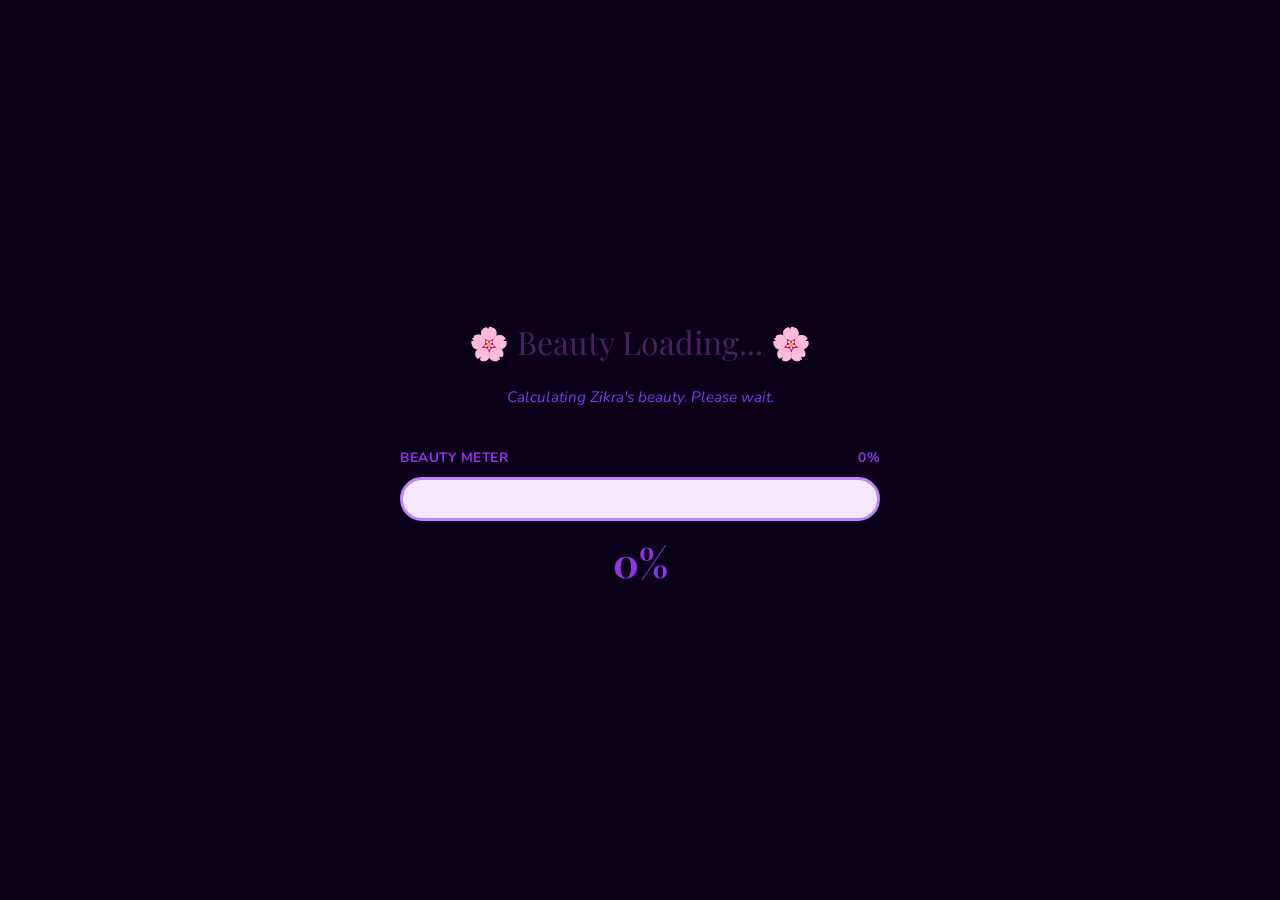
<file: gallery.html>
<!DOCTYPE html>
<html lang="en">
<head>
  <meta charset="UTF-8" />
  <meta name="viewport" content="width=device-width, initial-scale=1.0" />
  <title>Gallery — Zikra 🌸</title>
  <link rel="stylesheet" href="style.css" />
  <style>
    /* Night sky body */
    body { background: #0a0118; }
    .bg-star { position:absolute; background:white; border-radius:50%; animation:twinkleBg ease-in-out infinite; }
    @keyframes twinkleBg { 0%,100%{opacity:0.1;transform:scale(1)} 50%{opacity:0.8;transform:scale(1.5)} }
    .shooting-star-bg { position:absolute; width:2px; height:2px; background:white; border-radius:50%; animation:shootBg linear infinite; }
    @keyframes shootBg { 0%{transform:translate(0,0);opacity:1;box-shadow:10px 0 4px white,20px 0 6px rgba(255,255,255,0.4)} 100%{transform:translate(350px,220px);opacity:0} }
    #meterScreen { background: #0a0118 !important; }
    #galleryContent { position: relative; z-index: 1; }
    .gallery-hero { background: rgba(243,232,255,0.08) !important; }
    .gallery-hero h1, .gallery-hero p { color: #f9a8d4 !important; }

    /* ===== METER EXPLOSION SCREEN ===== */
    #meterScreen {
      position: fixed;
      inset: 0;
      background: white;
      z-index: 9999;
      display: flex;
      flex-direction: column;
      align-items: center;
      justify-content: center;
      overflow: hidden;
      transition: background 0.5s;
    }
    #meterScreen.exploded {
      background: white;
    }
    .meter-title {
      font-family: 'Playfair Display', serif;
      font-size: clamp(1.4rem, 4vw, 2rem);
      color: #4a2060;
      margin-bottom: 10px;
      opacity: 0;
      animation: fadeUp 0.7s ease 0.3s forwards;
    }
    .meter-sub {
      font-size: 0.95rem;
      color: #7c3aed;
      margin-bottom: 36px;
      font-style: italic;
      opacity: 0;
      animation: fadeUp 0.7s ease 0.6s forwards;
    }
    @keyframes fadeUp {
      from { opacity:0; transform: translateY(16px); }
      to   { opacity:1; transform: translateY(0); }
    }

    /* The meter container */
    .beauty-meter-container {
      width: min(480px, 85vw);
      opacity: 0;
      animation: fadeUp 0.7s ease 0.9s forwards;
    }
    .beauty-meter-label {
      display: flex;
      justify-content: space-between;
      font-size: 0.85rem;
      font-weight: 700;
      color: #9333ea;
      margin-bottom: 10px;
      letter-spacing: 0.5px;
    }
    .beauty-meter-track {
      width: 100%;
      height: 44px;
      background: #f3e8ff;
      border-radius: 50px;
      border: 3px solid #c084fc;
      overflow: hidden;
      position: relative;
      box-shadow: 0 0 0 0 rgba(236,72,153,0);
    }
    .beauty-meter-track.glow {
      box-shadow: 0 0 24px rgba(236,72,153,0.6);
      border-color: #ec4899;
    }
    .beauty-meter-fill {
      height: 100%;
      width: 0%;
      background: linear-gradient(90deg, #f9a8d4, #c084fc, #ec4899, #fda4af);
      background-size: 300% 100%;
      border-radius: 50px;
      transition: width 0.05s linear;
      animation: shimmer 2s linear infinite;
      position: relative;
    }
    @keyframes shimmer {
      0%   { background-position: 0% 50%; }
      100% { background-position: 100% 50%; }
    }
    .beauty-meter-fill::after {
      content: '';
      position: absolute;
      right: 0; top: 0;
      width: 16px; height: 100%;
      background: white;
      opacity: 0.4;
      border-radius: 0 50px 50px 0;
      animation: sparkle 0.6s ease-in-out infinite alternate;
    }
    @keyframes sparkle {
      from { opacity: 0.4; }
      to   { opacity: 0.8; }
    }

    .beauty-percent {
      text-align: center;
      font-family: 'Playfair Display', serif;
      font-size: 2.5rem;
      color: #9333ea;
      margin-top: 14px;
      font-weight: 700;
      min-height: 50px;
    }

    /* Warning flash */
    .warning-flash {
      display: none;
      margin-top: 18px;
      background: #fff0f6;
      border: 2px solid #ec4899;
      border-radius: 14px;
      padding: 10px 24px;
      font-weight: 800;
      font-size: 1rem;
      color: #ec4899;
      letter-spacing: 1px;
      animation: warningBlink 0.4s ease-in-out infinite;
    }
    @keyframes warningBlink {
      0%,100% { opacity: 1; transform: scale(1); }
      50%      { opacity: 0.4; transform: scale(1.04); }
    }

    /* Pink liquid drips */
    .drip-overlay {
      position: fixed;
      inset: 0;
      pointer-events: none;
      z-index: 10000;
      overflow: hidden;
      display: none;
    }
    .drip {
      position: absolute;
      top: -60px;
      width: 28px;
      border-radius: 0 0 50% 50%;
      background: linear-gradient(180deg, #f9a8d4, #ec4899);
      animation: dripFall linear forwards;
    }
    @keyframes dripFall {
      0%   { transform: scaleX(1) translateY(0); opacity: 1; }
      80%  { opacity: 1; }
      100% { transform: scaleX(0.7) translateY(110vh); opacity: 0.6; }
    }

    /* Explosion burst */
    .burst-overlay {
      position: fixed;
      inset: 0;
      pointer-events: none;
      z-index: 10001;
      display: none;
      align-items: center;
      justify-content: center;
    }
    .burst-circle {
      width: 10px; height: 10px;
      background: #ec4899;
      border-radius: 50%;
      position: absolute;
      animation: burstOut 0.8s ease-out forwards;
    }
    @keyframes burstOut {
      0%   { transform: scale(0) translate(var(--tx), var(--ty)); opacity: 1; }
      100% { transform: scale(3) translate(var(--tx), var(--ty)); opacity: 0; }
    }

    /* ===== GALLERY PAGE CONTENT ===== */
    #galleryContent {
      display: none;
      opacity: 0;
      transition: opacity 0.8s ease;
    }
    #galleryContent.visible {
      display: block;
      opacity: 1;
    }

    .gallery-hero {
      min-height: 50vh;
      display: flex;
      flex-direction: column;
      align-items: center;
      justify-content: center;
      text-align: center;
      padding: 120px 40px 60px;
      background: linear-gradient(160deg, #fff0f6 0%, #f3e8ff 50%, #fff7f0 100%);
    }
    .gallery-hero h1 {
      font-family: 'Dancing Script', cursive;
      font-size: clamp(2.8rem, 8vw, 5.5rem);
      color: #9333ea;
      text-shadow: 0 0 30px rgba(192,132,252,0.3);
      margin-bottom: 14px;
    }
    .gallery-hero p {
      font-size: 1.1rem;
      color: #7c3aed;
      font-style: italic;
    }

    /* Grid */
    .gallery-grid-section {
      padding: 60px 40px;
      background: linear-gradient(160deg, #fff0f6 0%, #ffffff 50%, #fce7f3 100%);
    }
    .gallery-grid-section h2 {
      text-align: center;
      font-family: 'Playfair Display', serif;
      color: #e11d48;
      margin-bottom: 40px;
    }
    .gallery-grid {
      display: grid;
      grid-template-columns: repeat(auto-fill, minmax(260px, 1fr));
      gap: 24px;
      max-width: 1100px;
      margin: 0 auto;
    }
    .gallery-item {
      border-radius: 20px;
      overflow: hidden;
      background: #fce7f3;
      box-shadow: 0 4px 24px rgba(192,132,252,0.2);
      transition: transform 0.3s, box-shadow 0.3s;
      animation: fadeUp 0.7s ease forwards;
      opacity: 0;
    }
    .gallery-item:hover {
      transform: translateY(-6px) scale(1.02);
      box-shadow: 0 12px 40px rgba(192,132,252,0.35);
    }
    .gallery-item img,
    .gallery-item video {
      width: 100%;
      height: 280px;
      object-fit: cover;
      display: block;
    }
    .gallery-item video {
      cursor: pointer;
    }
    .gallery-caption {
      padding: 14px 18px 18px;
      font-family: 'Nunito', sans-serif;
      font-size: 0.92rem;
      color: #4a2060;
      line-height: 1.5;
      font-style: italic;
      text-align: center;
    }
    .gallery-caption .caption-date {
      display: block;
      font-size: 0.78rem;
      color: #c084fc;
      font-weight: 700;
      font-style: normal;
      margin-top: 4px;
      letter-spacing: 0.5px;
    }
  </style>
</head>
<body>

<!-- Night Sky Background -->
<div id="nightSkyBg" style="position:fixed;inset:0;pointer-events:none;z-index:0;overflow:hidden;"></div>

<!-- Page Transition -->
<div style="position:fixed;inset:0;background:linear-gradient(135deg,#2d1b3d,#ec4899);z-index:99998;pointer-events:none;transform:translateY(100%);transition:transform 0.5s cubic-bezier(0.76,0,0.24,1)" id="pageTransition"></div>

<!-- Nav -->
<nav>
  <a href="index.html" class="nav-logo">Ariz 🖤 Zikra</a>
  <ul class="nav-links">
    <li><a href="index.html">Home</a></li>
    <li><a href="gallery.html">Gallery</a></li>
    <li><a href="letters.html">Letters</a></li>
  </ul>
</nav>

<!-- Floating Petals -->
<div class="petals-container" id="petals"></div>

<!-- Drip Overlay -->
<div class="drip-overlay" id="dripOverlay"></div>

<!-- Burst Overlay -->
<div class="burst-overlay" id="burstOverlay"></div>

<!-- ===== METER SCREEN ===== -->
<div id="meterScreen">
  <p class="meter-title">🌸 Beauty Loading... 🌸</p>
  <p class="meter-sub">Calculating Zikra's beauty. Please wait.</p>
  <div class="beauty-meter-container">
    <div class="beauty-meter-label">
      <span>BEAUTY METER</span>
      <span id="meterPct">0%</span>
    </div>
    <div class="beauty-meter-track" id="meterTrack">
      <div class="beauty-meter-fill" id="meterFill"></div>
    </div>
    <div class="beauty-percent" id="bigPct">0%</div>
    <div class="warning-flash" id="warningFlash">⚠️ OVERLOAD DETECTED ⚠️</div>
  </div>
</div>

<!-- ===== GALLERY CONTENT ===== -->
<div id="galleryContent">
  <div class="gallery-hero">
    <h1>Her 🌸</h1>
    <p>Every photo is a whole feeling. Every frame is everything.</p>
  </div>

  <section class="gallery-grid-section">
    <h2>Zikra 💕</h2>
    <div class="gallery-grid" id="galleryGrid">

      <!-- Photos -->
      <div class="gallery-item" style="animation-delay:0.1s">
        <img src="IMG-20260609-WA0003.jpg" alt="Zikra" loading="lazy" />
        <div class="gallery-caption">My favourite view 🌸<span class="caption-date">Jun 2026</span></div>
      </div>
      <div class="gallery-item" style="animation-delay:0.2s">
        <img src="IMG-20260609-WA0004.jpg" alt="Zikra" loading="lazy" />
        <div class="gallery-caption">Can't stop staring at this one 💜<span class="caption-date">Jun 2026</span></div>
      </div>
      <div class="gallery-item" style="animation-delay:0.3s">
        <img src="IMG-20260609-WA0005.jpg" alt="Zikra" loading="lazy" />
        <div class="gallery-caption">Those eyes 🥺<span class="caption-date">Jun 2026</span></div>
      </div>
      <div class="gallery-item" style="animation-delay:0.4s">
        <img src="IMG-20260609-WA0006.jpg" alt="Zikra" loading="lazy" />
        <div class="gallery-caption">Bilkul perfect 💕<span class="caption-date">Jun 2026</span></div>
      </div>
      <div class="gallery-item" style="animation-delay:0.5s">
        <img src="IMG-20260609-WA0009.jpg" alt="Zikra" loading="lazy" />
        <div class="gallery-caption">Main baar baar dekhta hun 🌹<span class="caption-date">Jun 2026</span></div>
      </div>
      <div class="gallery-item" style="animation-delay:0.6s">
        <img src="IMG-20260609-WA0011.jpg" alt="Zikra" loading="lazy" />
        <div class="gallery-caption">Har photo mein alag hi lagti hai 💜<span class="caption-date">Jun 2026</span></div>
      </div>
      <div class="gallery-item" style="animation-delay:0.7s">
        <img src="IMG-20260609-WA0012.jpg" alt="Zikra" loading="lazy" />
        <div class="gallery-caption">Screen se nikal ke — okay nahi 😄🖤<span class="caption-date">Jun 2026</span></div>
      </div>

      <div class="gallery-item" style="animation-delay:0.9s">
        <img src="IMG_20260609_002018_837.jpg" alt="Zikra" loading="lazy" />
        <div class="gallery-caption">Woh aankhein 💜<span class="caption-date">Jun 2026</span></div>
      </div>
      <div class="gallery-item" style="animation-delay:1.0s">
        <img src="IMG_20260607_214607_188.jpg" alt="Zikra" loading="lazy" />
        <div class="gallery-caption">Cherry on the cake nahi — tu hi poori bakery hai 🥺<span class="caption-date">Jun 2026</span></div>
      </div>
      <div class="gallery-item" style="animation-delay:1.1s">
        <img src="IMG_20260702_105012_134.jpg" alt="Zikra" loading="lazy" />
        <div class="gallery-caption">Har din aur zyada 💕<span class="caption-date">Jul 2026</span></div>
      </div>
      <div class="gallery-item" style="animation-delay:1.2s">
        <img src="IMG_20260710_232325_279.jpg" alt="Zikra" loading="lazy" />
        <div class="gallery-caption">Tere haath 🥺🖤<span class="caption-date">Jul 2026</span></div>
      </div>
      <div class="gallery-item" style="animation-delay:1.3s">
        <img src="IMG-20260712-WA0000.jpg" alt="Zikra" loading="lazy" />
        <div class="gallery-caption">Latest and still my favourite 🌸<span class="caption-date">Jul 2026</span></div>
      </div>
      <div class="gallery-item" style="animation-delay:1.4s">
        <img src="IMG-20260712-WA0001.jpg" alt="Zikra" loading="lazy" />
        <div class="gallery-caption">Pighal jaata hun literally 💜<span class="caption-date">Jul 2026</span></div>
      </div>
      <div class="gallery-item" style="animation-delay:1.5s">
        <img src="IMG-20260712-WA0002.jpg" alt="Zikra" loading="lazy" />
        <div class="gallery-caption">Mere liye perfect hai 🖤<span class="caption-date">Jul 2026</span></div>
      </div>
      <div class="gallery-item" style="animation-delay:1.6s">
        <img src="IMG-20260712-WA0003.jpg" alt="Zikra" loading="lazy" />
        <div class="gallery-caption">Teri smile se duniya thodi better lagti hai 🌹<span class="caption-date">Jul 2026</span></div>
      </div>

      <!-- Videos -->
      <div class="gallery-item" style="animation-delay:1.7s">
        <video src="VID_20260522_071046_731.mp4" controls></video>
        <div class="gallery-caption">Ek din dekha aur ab dekh nahi saka 💕<span class="caption-date">May 2026</span></div>
      </div>
      <div class="gallery-item" style="animation-delay:1.8s">
        <video src="VID_20260607_100407_736.mp4" controls></video>
        <div class="gallery-caption">Carried away as always 🥺<span class="caption-date">Jun 2026</span></div>
      </div>
      <div class="gallery-item" style="animation-delay:1.9s">
        <video src="VID_20260607_101134_877.mp4" controls></video>
        <div class="gallery-caption">Tu kuch karti hai aur mera din badal jaata hai 💜<span class="caption-date">Jun 2026</span></div>
      </div>
      <div class="gallery-item" style="animation-delay:2.0s">
        <video src="VID-20260609-WA0016.mp4" controls></video>
        <div class="gallery-caption">Woh awaaz 🎵🖤<span class="caption-date">Jun 2026</span></div>
      </div>
      <div class="gallery-item" style="animation-delay:2.1s">
        <video src="VID_20260705_122637_685.mp4" controls></video>
        <div class="gallery-caption">Har second mein aur fall karta hun 🌸<span class="caption-date">Jul 2026</span></div>
      </div>
      <div class="gallery-item" style="animation-delay:2.2s">
        <video src="VID_20260706_073920_934.mp4" controls></video>
        <div class="gallery-caption">Main sab notice karta hun. Har cheez. 💕<span class="caption-date">Jul 2026</span></div>
      </div>
      <div class="gallery-item" style="animation-delay:2.3s">
        <video src="VID_20260712_103116_549.mp4" controls></video>
        <div class="gallery-caption">Jaanu 🖤<span class="caption-date">Jul 2026</span></div>
      </div>

    </div>
  </section>

  <footer style="text-align:center; padding:40px; background:#2d1b3d; color:rgba(255,255,255,0.5); font-size:0.9rem;">
    <p style="font-family:'Dancing Script',cursive; font-size:1.4rem; color:#f9a8d4; margin-bottom:8px;">Har photo mein tu hi hai, har frame mein tu 🖤</p>
    <p>Ariz → Zikra | August 1, 2026</p>
  </footer>
</div>


<script>
  // Night sky
  const nightBg = document.getElementById('nightSkyBg');
  for (let i = 0; i < 100; i++) {
    const s = document.createElement('div'); s.className = 'bg-star';
    const sz = 0.8 + Math.random() * 2.5;
    s.style.cssText = `width:${sz}px;height:${sz}px;left:${Math.random()*100}%;top:${Math.random()*100}%;animation-duration:${2+Math.random()*5}s;animation-delay:${Math.random()*6}s`;
    nightBg.appendChild(s);
  }
  for (let i = 0; i < 5; i++) {
    const ss = document.createElement('div'); ss.className = 'shooting-star-bg';
    ss.style.cssText = `left:${Math.random()*60}%;top:${Math.random()*50}%;animation-duration:${4+Math.random()*6}s;animation-delay:${Math.random()*12}s`;
    nightBg.appendChild(ss);
  }

  // ===== PETALS =====
  const petalEmojis = ['🌸','🌹','🌷','💕','💜','✨'];
  const pc = document.getElementById('petals');
  for (let i = 0; i < 18; i++) {
    const p = document.createElement('div');
    p.className = 'petal';
    p.textContent = petalEmojis[Math.floor(Math.random() * petalEmojis.length)];
    p.style.left = Math.random() * 100 + 'vw';
    p.style.animationDuration = (6 + Math.random() * 8) + 's';
    p.style.animationDelay = (Math.random() * 10) + 's';
    p.style.fontSize = (0.9 + Math.random() * 1) + 'rem';
    pc.appendChild(p);
  }

  // ===== BEAUTY METER ANIMATION =====
  let pct = 0;
  const fill = document.getElementById('meterFill');
  const pctLabel = document.getElementById('meterPct');
  const bigPct = document.getElementById('bigPct');
  const warningFlash = document.getElementById('warningFlash');
  const meterTrack = document.getElementById('meterTrack');

  // Start filling after 1.4s
  setTimeout(() => {
    const interval = setInterval(() => {
      pct += 1;
      fill.style.width = Math.min(pct, 100) + '%';
      pctLabel.textContent = pct + '%';
      bigPct.textContent = pct + '%';

      // Glow at 80%
      if (pct === 80) {
        meterTrack.classList.add('glow');
      }

      // Warning at 90%
      if (pct === 90) {
        warningFlash.style.display = 'block';
        bigPct.style.color = '#ec4899';
      }

      // Shake at 95%
      if (pct >= 95) {
        document.getElementById('meterScreen').style.animation = 'meterShake 0.1s ease-in-out infinite';
      }

      if (pct >= 100) {
        clearInterval(interval);
        bigPct.textContent = '100%';
        setTimeout(triggerExplosion, 400);
      }
    }, 28); // fills in ~2.8s
  }, 1400);

  // Inject shake keyframe
  const style = document.createElement('style');
  style.textContent = `@keyframes meterShake { 0%,100%{transform:translateX(0)} 25%{transform:translateX(-5px)} 75%{transform:translateX(5px)} }`;
  document.head.appendChild(style);

  function triggerExplosion() {
    // 1. Show burst particles
    const burst = document.getElementById('burstOverlay');
    burst.style.display = 'flex';
    for (let i = 0; i < 24; i++) {
      const dot = document.createElement('div');
      dot.className = 'burst-circle';
      const angle = (i / 24) * 360;
      const dist = 80 + Math.random() * 120;
      const tx = Math.cos(angle * Math.PI / 180) * dist + 'px';
      const ty = Math.sin(angle * Math.PI / 180) * dist + 'px';
      dot.style.setProperty('--tx', tx);
      dot.style.setProperty('--ty', ty);
      const colors = ['#ec4899','#f9a8d4','#c084fc','#fda4af','#9333ea'];
      dot.style.background = colors[Math.floor(Math.random() * colors.length)];
      dot.style.width = dot.style.height = (6 + Math.random() * 14) + 'px';
      burst.appendChild(dot);
    }

    // 2. Show drips
    const dripOverlay = document.getElementById('dripOverlay');
    dripOverlay.style.display = 'block';
    for (let i = 0; i < 18; i++) {
      const drip = document.createElement('div');
      drip.className = 'drip';
      drip.style.left = (Math.random() * 100) + 'vw';
      drip.style.width = (16 + Math.random() * 22) + 'px';
      const h = 80 + Math.random() * 160;
      drip.style.height = h + 'px';
      const dur = 1.2 + Math.random() * 1.2;
      drip.style.animationDuration = dur + 's';
      drip.style.animationDelay = (Math.random() * 0.6) + 's';
      const pinkShades = ['#f9a8d4','#ec4899','#fda4af','#c084fc','#f472b6'];
      drip.style.background = `linear-gradient(180deg, ${pinkShades[Math.floor(Math.random()*pinkShades.length)]}, #ec4899)`;
      dripOverlay.appendChild(drip);
    }

    // 3. Flash white then fade meter screen out
    setTimeout(() => {
      document.getElementById('meterScreen').style.transition = 'opacity 0.8s ease';
      document.getElementById('meterScreen').style.opacity = '0';
      setTimeout(() => {
        document.getElementById('meterScreen').style.display = 'none';
        dripOverlay.style.display = 'none';
        burst.style.display = 'none';
        // Show gallery
        const gc = document.getElementById('galleryContent');
        gc.style.display = 'block';
        setTimeout(() => gc.style.opacity = '1', 50);
      }, 900);
    }, 1200);
  }
  // Page transitions
  document.querySelectorAll('a[href]').forEach(link => {
    const href = link.getAttribute('href');
    if (!href || href.startsWith('#') || href.startsWith('http')) return;
    link.addEventListener('click', (e) => {
      e.preventDefault();
      const pt = document.getElementById('pageTransition');
      pt.style.transform = 'translateY(0)';
      setTimeout(() => window.location.href = href, 500);
    });
  });
  window.addEventListener('load', () => {
    const pt = document.getElementById('pageTransition');
    pt.style.transform = 'translateY(-100%)';
    setTimeout(() => pt.style.transform = 'translateY(100%)', 600);
  });
</script>
</file>
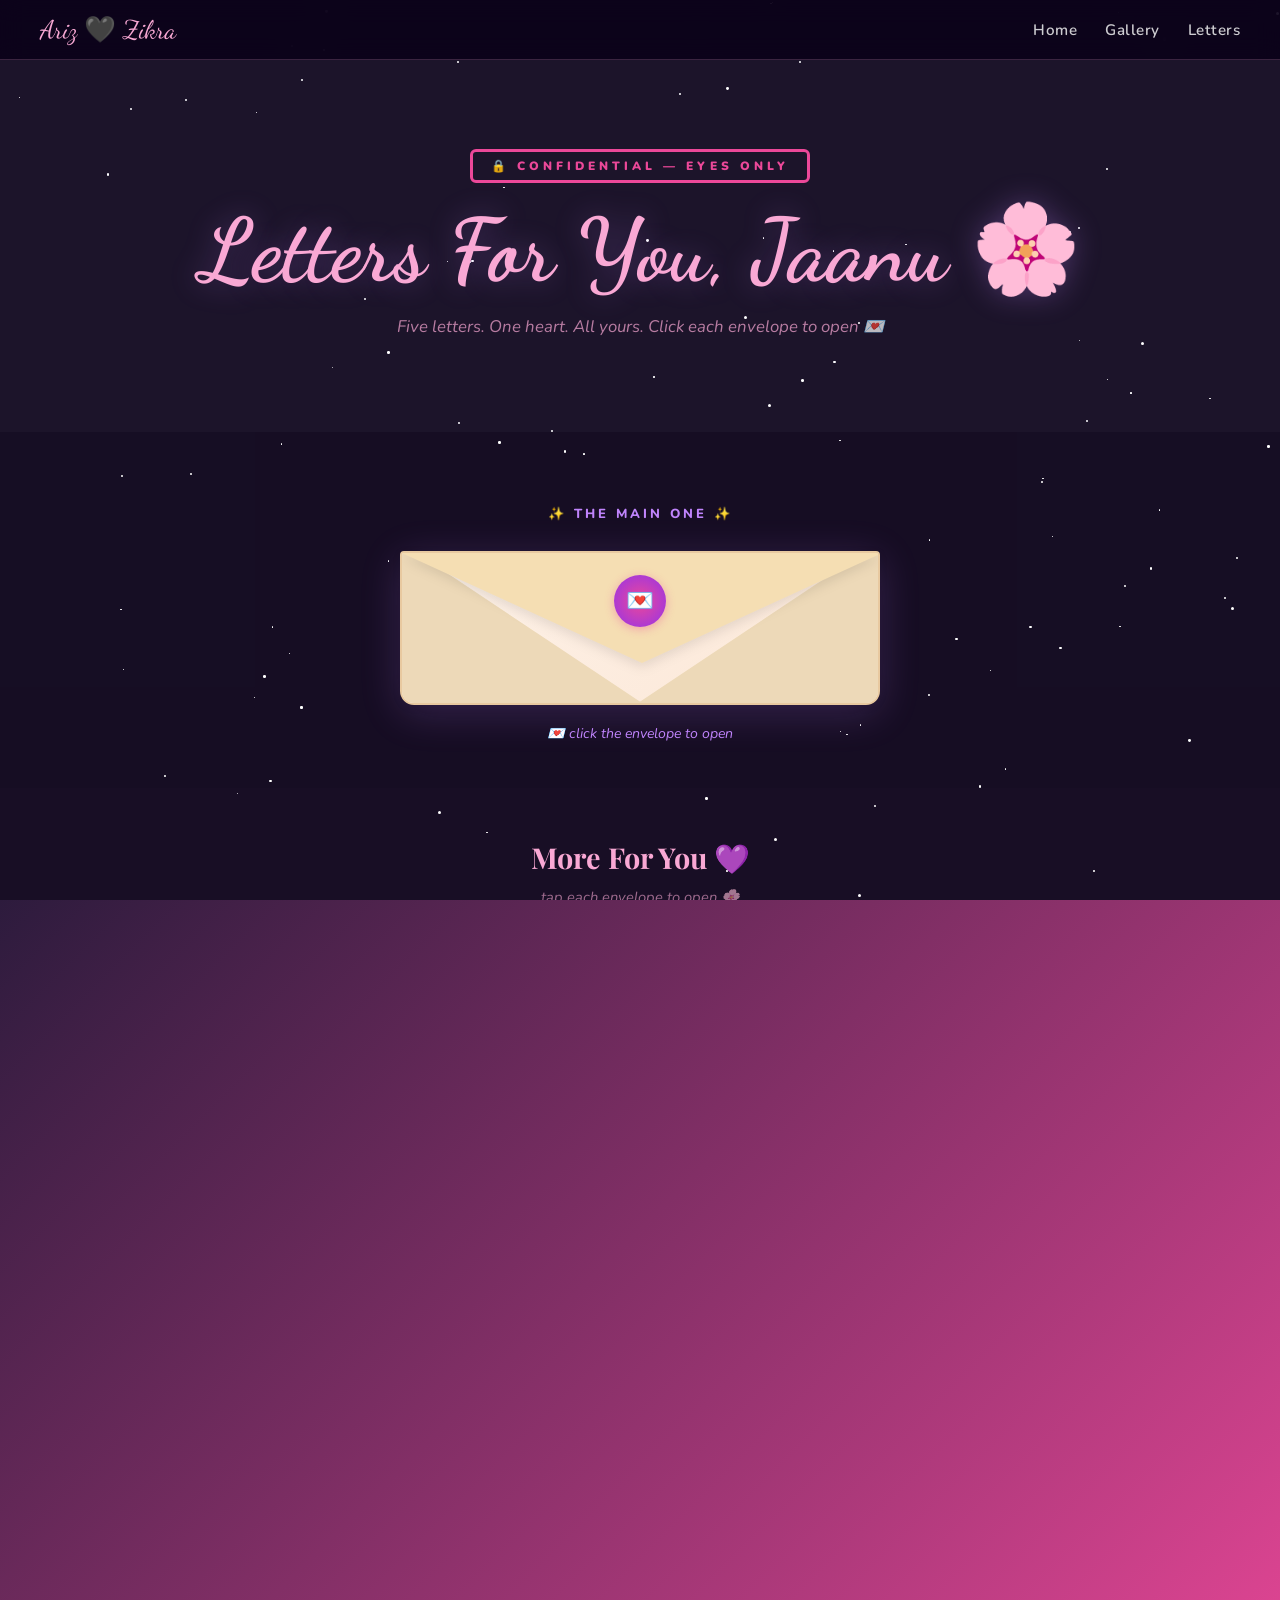
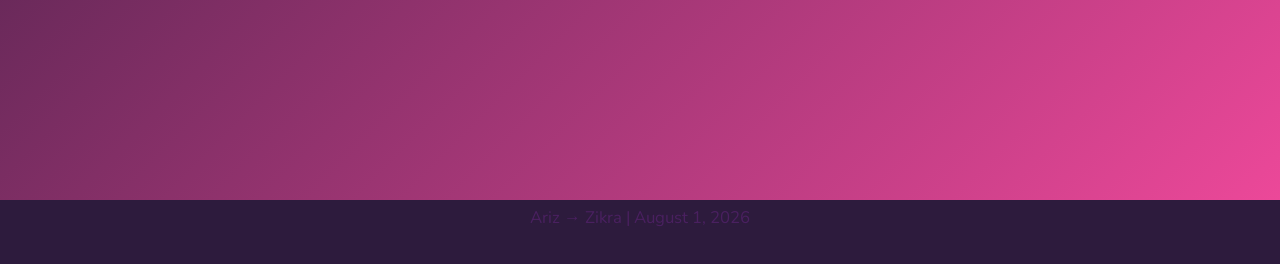
<file: letters.html>
<!DOCTYPE html>
<html lang="en">
<head>
  <meta charset="UTF-8" />
  <meta name="viewport" content="width=device-width, initial-scale=1.0" />
  <title>Letters — Only For You 🌸</title>
  <link rel="stylesheet" href="style.css" />
  <style>

    /* Night sky body */
    body { background: #0a0118; }
    .bg-star { position:absolute; background:white; border-radius:50%; animation:twinkleBg ease-in-out infinite; }
    @keyframes twinkleBg { 0%,100%{opacity:0.1;transform:scale(1)} 50%{opacity:0.8;transform:scale(1.5)} }
    .shooting-star-bg { position:absolute; width:2px; height:2px; background:white; border-radius:50%; animation:shootBg linear infinite; }
    @keyframes shootBg { 0%{transform:translate(0,0);opacity:1;box-shadow:10px 0 4px white,20px 0 6px rgba(255,255,255,0.4)} 100%{transform:translate(350px,220px);opacity:0} }
    .letters-hero { background: rgba(243,232,255,0.08) !important; position: relative; z-index: 1; }
    .letters-hero h1 { color: #f9a8d4 !important; }
    .letters-hero p  { color: rgba(249,168,212,0.7) !important; }
    .main-envelope-section { background: rgba(255,247,240,0.05) !important; position: relative; z-index: 1; }
    .small-letters-section { background: rgba(243,232,255,0.06) !important; position: relative; z-index: 1; }
    .small-letters-section h2 { color: #f9a8d4 !important; }
    .small-letters-section > p { color: rgba(249,168,212,0.6) !important; }
    .letters-footer { background: rgba(243,232,255,0.06) !important; position: relative; z-index: 1; }
    .letters-footer p { color: #f9a8d4 !important; }
    nav { background: rgba(10,1,24,0.85) !important; border-bottom: 1px solid rgba(249,168,212,0.2) !important; }
    .nav-links a { color: rgba(255,255,255,0.8) !important; }
    .nav-links a:hover { color: #f9a8d4 !important; }
    .nav-logo { color: #f9a8d4 !important; }

    /* ===== HERO ===== */
    .letters-hero {
      min-height: 48vh;
      display: flex;
      flex-direction: column;
      align-items: center;
      justify-content: center;
      text-align: center;
      padding: 120px 40px 60px;
      background: linear-gradient(160deg, #fff0f6 0%, #f3e8ff 50%, #fff7f0 100%);
    }
    .access-stamp {
      display: inline-block;
      border: 3px solid #ec4899;
      color: #ec4899;
      font-weight: 900;
      font-size: 0.75rem;
      letter-spacing: 4px;
      text-transform: uppercase;
      padding: 6px 18px;
      border-radius: 6px;
      margin-bottom: 20px;
      transform: rotate(-2deg);
      opacity: 0;
      animation: fadeUp 0.7s ease 0.3s forwards;
    }
    .letters-hero h1 {
      font-family: 'Dancing Script', cursive;
      font-size: clamp(3rem, 8vw, 5.5rem);
      color: #9333ea;
      text-shadow: 0 0 30px rgba(192,132,252,0.3);
      opacity: 0;
      animation: fadeUp 0.7s ease 0.6s forwards;
    }
    .letters-hero p {
      font-style: italic;
      color: #7c3aed;
      margin-top: 12px;
      font-size: 1.05rem;
      opacity: 0;
      animation: fadeUp 0.7s ease 0.9s forwards;
    }
    @keyframes fadeUp {
      from { opacity:0; transform:translateY(18px); }
      to   { opacity:1; transform:translateY(0); }
    }

    /* ===== MAIN ENVELOPE (Letter 1) ===== */
    .main-envelope-section {
      display: flex;
      flex-direction: column;
      align-items: center;
      padding: 70px 30px 40px;
      background: linear-gradient(180deg, #fff7f0, #fce7f3);
    }
    .main-envelope-section > .section-label {
      font-family: 'Nunito', sans-serif;
      font-size: 0.82rem;
      font-weight: 800;
      letter-spacing: 3px;
      text-transform: uppercase;
      color: #c084fc;
      margin-bottom: 24px;
    }

    /* Envelope wrapper */
    .envelope-wrap {
      position: relative;
      width: min(480px, 90vw);
      cursor: pointer;
      user-select: none;
    }

    /* The envelope body */
    .envelope-body {
      background: linear-gradient(145deg, #fdf2e9, #fce7d6);
      border-radius: 4px 4px 14px 14px;
      border: 2px solid #e8c9a0;
      padding-top: 60px;
      position: relative;
      box-shadow: 0 8px 40px rgba(192,132,252,0.2), 0 2px 8px rgba(0,0,0,0.08);
      overflow: hidden;
      transition: box-shadow 0.3s;
    }
    .envelope-wrap:hover .envelope-body {
      box-shadow: 0 14px 50px rgba(192,132,252,0.35), 0 4px 12px rgba(0,0,0,0.1);
    }

    /* Envelope flap (top triangle) */
    .envelope-flap {
      position: absolute;
      top: 0; left: 0; right: 0;
      height: 0;
      border-left: 240px solid transparent;
      border-right: 240px solid transparent;
      border-top: 110px solid #f5deb3;
      transform-origin: top center;
      transform: rotateX(0deg);
      transition: transform 0.6s cubic-bezier(0.4,0,0.2,1);
      z-index: 10;
      filter: drop-shadow(0 4px 6px rgba(0,0,0,0.1));
    }
    .envelope-wrap.open .envelope-flap {
      transform: rotateX(180deg);
    }

    /* Wax seal on flap */
    .wax-seal {
      position: absolute;
      top: 22px;
      left: 50%;
      transform: translateX(-50%);
      width: 52px; height: 52px;
      background: radial-gradient(circle, #ec4899, #9333ea);
      border-radius: 50%;
      z-index: 11;
      display: flex; align-items: center; justify-content: center;
      font-size: 1.4rem;
      box-shadow: 0 2px 10px rgba(236,72,153,0.4);
      transition: opacity 0.3s, transform 0.3s;
    }
    .envelope-wrap.open .wax-seal {
      opacity: 0;
      transform: translateX(-50%) scale(0.5);
    }

    /* Envelope bottom triangles (decorative sides) */
    .envelope-body::before {
      content: '';
      position: absolute;
      bottom: 0; left: 0;
      width: 0; height: 0;
      border-bottom: 160px solid #edd9b8;
      border-right: 240px solid transparent;
    }
    .envelope-body::after {
      content: '';
      position: absolute;
      bottom: 0; right: 0;
      width: 0; height: 0;
      border-bottom: 160px solid #edd9b8;
      border-left: 240px solid transparent;
    }

    /* The letter inside */
    .letter-inside {
      position: relative;
      z-index: 5;
      background: #fffdf5;
      border: 1px solid #e8c9a0;
      border-radius: 6px;
      margin: 0 20px 28px;
      padding: 32px 28px 28px;
      max-height: 0;
      overflow: hidden;
      transition: max-height 0.8s cubic-bezier(0.4,0,0.2,1), opacity 0.5s ease 0.3s, transform 0.6s ease;
      opacity: 0;
      transform: translateY(20px);
      box-shadow: 0 2px 16px rgba(0,0,0,0.07);
    }
    .envelope-wrap.open .letter-inside {
      max-height: 2000px;
      opacity: 1;
      transform: translateY(0);
    }

    /* Parchment lines */
    .letter-inside::before {
      content: '';
      position: absolute;
      inset: 0;
      background: repeating-linear-gradient(
        transparent,
        transparent 31px,
        #f0e6d3 31px,
        #f0e6d3 32px
      );
      border-radius: 6px;
      pointer-events: none;
      opacity: 0.5;
    }

    .letter-inside .l-number {
      font-size: 0.72rem;
      font-weight: 800;
      letter-spacing: 3px;
      text-transform: uppercase;
      color: #c084fc;
      margin-bottom: 6px;
    }
    .letter-inside .l-title {
      font-family: 'Playfair Display', serif;
      font-size: 1.4rem;
      color: #9333ea;
      margin-bottom: 12px;
    }
    .letter-inside .l-divider {
      width: 50px; height: 2px;
      background: linear-gradient(90deg, #f9a8d4, #c084fc);
      border-radius: 2px;
      margin-bottom: 20px;
    }
    .letter-inside .l-body {
      font-family: 'Nunito', sans-serif;
      font-size: 0.98rem;
      line-height: 2;
      color: #3d1f5c;
      white-space: pre-line;
      position: relative;
      z-index: 2;
    }
    .letter-inside .l-salutation {
      font-family: 'Dancing Script', cursive;
      font-size: 1.3rem;
      color: #ec4899;
      display: block;
      margin-bottom: 10px;
    }
    .letter-inside .l-signoff {
      font-family: 'Dancing Script', cursive;
      font-size: 1.3rem;
      color: #9333ea;
      display: block;
      margin-top: 20px;
    }

    /* Eyes image inside letter 1 */
    .eyes-corner {
      float: right;
      margin: 0 0 16px 20px;
      text-align: center;
      width: 160px;
    }
    .eyes-corner img {
      width: 160px;
      height: auto;
      object-fit: contain;
      border-radius: 14px;
      border: 3px solid #f9a8d4;
      box-shadow: 0 4px 20px rgba(236,72,153,0.25);
      display: block;
    }
    .eyes-corner p {
      font-family: 'Dancing Script', cursive;
      font-size: 0.9rem;
      color: #ec4899;
      margin-top: 6px;
      line-height: 1.3;
    }

    /* Click hint */
    .envelope-hint {
      margin-top: 16px;
      font-size: 0.88rem;
      color: #c084fc;
      font-style: italic;
      text-align: center;
      animation: pulse 2s ease-in-out infinite;
    }
    .envelope-wrap.open + .envelope-hint { display: none; }
    @keyframes pulse {
      0%,100% { opacity: 0.6; }
      50% { opacity: 1; }
    }

    /* ===== FOUR SMALL ENVELOPES ===== */
    .small-letters-section {
      padding: 50px 30px 80px;
      background: linear-gradient(180deg, #fce7f3, #f3e8ff);
    }
    .small-letters-section > h2 {
      text-align: center;
      font-family: 'Playfair Display', serif;
      color: #e11d48;
      margin-bottom: 8px;
      font-size: 1.8rem;
    }
    .small-letters-section > p {
      text-align: center;
      color: #7c3aed;
      font-style: italic;
      font-size: 0.92rem;
      margin-bottom: 40px;
    }
    .small-envelopes-grid {
      display: grid;
      grid-template-columns: repeat(auto-fill, minmax(260px, 1fr));
      gap: 24px;
      max-width: 900px;
      margin: 0 auto;
    }

    /* Small envelope card */
    .small-env {
      cursor: pointer;
      user-select: none;
    }
    .small-env-body {
      background: linear-gradient(145deg, #fdf2e9, #fce7d6);
      border: 2px solid #e8c9a0;
      border-radius: 4px 4px 14px 14px;
      padding-top: 44px;
      position: relative;
      box-shadow: 0 4px 20px rgba(192,132,252,0.15);
      overflow: hidden;
      transition: box-shadow 0.3s, transform 0.3s;
    }
    .small-env:hover .small-env-body {
      transform: translateY(-4px);
      box-shadow: 0 10px 32px rgba(192,132,252,0.3);
    }
    .small-env-flap {
      position: absolute;
      top: 0; left: -1px; right: -1px;
      height: 0;
      border-left: 135px solid transparent;
      border-right: 135px solid transparent;
      border-top: 76px solid #f5deb3;
      transform-origin: top center;
      transform: rotateX(0deg);
      transition: transform 0.5s cubic-bezier(0.4,0,0.2,1);
      z-index: 10;
    }
    .small-env.open .small-env-flap {
      transform: rotateX(180deg);
    }
    .small-wax-seal {
      position: absolute;
      top: 14px; left: 50%;
      transform: translateX(-50%);
      width: 36px; height: 36px;
      background: radial-gradient(circle, #ec4899, #9333ea);
      border-radius: 50%;
      z-index: 11;
      display: flex; align-items: center; justify-content: center;
      font-size: 1rem;
      box-shadow: 0 2px 8px rgba(236,72,153,0.4);
      transition: opacity 0.3s;
    }
    .small-env.open .small-wax-seal { opacity: 0; }

    .small-env-body::before {
      content: '';
      position: absolute;
      bottom: 0; left: 0;
      width: 0; height: 0;
      border-bottom: 100px solid #edd9b8;
      border-right: 135px solid transparent;
    }
    .small-env-body::after {
      content: '';
      position: absolute;
      bottom: 0; right: 0;
      width: 0; height: 0;
      border-bottom: 100px solid #edd9b8;
      border-left: 135px solid transparent;
    }

    /* Front label on small envelope (visible before open) */
    .small-env-label {
      position: relative;
      z-index: 5;
      text-align: center;
      padding: 12px 16px 20px;
    }
    .small-env-label .env-num {
      font-size: 0.7rem;
      font-weight: 800;
      letter-spacing: 2px;
      text-transform: uppercase;
      color: #c084fc;
    }
    .small-env-label .env-title {
      font-family: 'Dancing Script', cursive;
      font-size: 1.15rem;
      color: #4a2060;
      margin-top: 2px;
    }
    .small-env-label .env-hint {
      font-size: 0.75rem;
      color: #c084fc;
      font-style: italic;
      margin-top: 4px;
    }

    /* Small letter content */
    .small-letter-content {
      position: relative;
      z-index: 5;
      background: #fffdf5;
      border: 1px solid #e8c9a0;
      border-radius: 6px;
      margin: 0 12px 20px;
      padding: 22px 20px 18px;
      max-height: 0;
      overflow: hidden;
      opacity: 0;
      transform: translateY(10px);
      transition: max-height 0.7s ease, opacity 0.5s ease 0.2s, transform 0.5s ease 0.2s;
    }
    .small-env.open .small-letter-content {
      max-height: 1600px;
      opacity: 1;
      transform: translateY(0);
    }
    .small-letter-content::before {
      content: '';
      position: absolute;
      inset: 0;
      background: repeating-linear-gradient(transparent, transparent 27px, #f0e6d3 27px, #f0e6d3 28px);
      border-radius: 6px;
      pointer-events: none;
      opacity: 0.4;
    }
    .small-letter-content .sl-num {
      font-size: 0.68rem;
      font-weight: 800;
      letter-spacing: 2px;
      text-transform: uppercase;
      color: #c084fc;
      margin-bottom: 4px;
    }
    .small-letter-content .sl-title {
      font-family: 'Playfair Display', serif;
      font-size: 1.15rem;
      color: #9333ea;
      margin-bottom: 10px;
    }
    .small-letter-content .sl-divider {
      width: 40px; height: 2px;
      background: linear-gradient(90deg, #f9a8d4, #c084fc);
      border-radius: 2px; margin-bottom: 14px;
    }
    .small-letter-content .sl-body {
      font-family: 'Nunito', sans-serif;
      font-size: 0.9rem;
      line-height: 1.9;
      color: #3d1f5c;
      white-space: pre-line;
      position: relative; z-index: 2;
    }
    .small-letter-content .sl-salutation {
      font-family: 'Dancing Script', cursive;
      font-size: 1.1rem;
      color: #ec4899;
      display: block; margin-bottom: 8px;
    }
    .small-letter-content .sl-signoff {
      font-family: 'Dancing Script', cursive;
      font-size: 1.1rem;
      color: #9333ea;
      display: block; margin-top: 16px;
    }

    /* ===== FOOTER ===== */
    .letters-footer {
      text-align: center;
      padding: 20px 30px 60px;
      background: #f3e8ff;
    }
    .letters-footer .seal { font-size: 3rem; animation: sealPulse 2s ease-in-out infinite; display: block; margin-bottom: 12px; }
    @keyframes sealPulse { 0%,100%{transform:scale(1)} 50%{transform:scale(1.12)} }
    .letters-footer p { font-family: 'Dancing Script', cursive; font-size: 1.4rem; color: #9333ea; }
    .letters-footer a {
      display: inline-block; margin-top: 20px;
      padding: 13px 34px;
      background: linear-gradient(135deg, #ec4899, #9333ea);
      color: white; border-radius: 50px;
      font-family: 'Nunito', sans-serif; font-weight: 700; font-size: 1rem;
      text-decoration: none;
      box-shadow: 0 4px 20px rgba(147,51,234,0.3);
      transition: all 0.3s;
    }
    .letters-footer a:hover { transform: translateY(-3px); box-shadow: 0 8px 30px rgba(147,51,234,0.4); }
  </style>
</head>
<body>


<!-- Night Sky Background -->
<div id="nightSkyBg" style="position:fixed;inset:0;pointer-events:none;z-index:0;overflow:hidden;"></div>

<!-- Page Transition -->
<div style="position:fixed;inset:0;background:linear-gradient(135deg,#2d1b3d,#ec4899);z-index:99998;pointer-events:none;transform:translateY(100%);transition:transform 0.5s cubic-bezier(0.76,0,0.24,1)" id="pageTransition"></div>

<!-- Petals -->
<div class="petals-container" id="petals"></div>

<!-- Nav -->
<nav>
  <a href="index.html" class="nav-logo">Ariz 🖤 Zikra</a>
  <ul class="nav-links">
    <li><a href="index.html">Home</a></li>
    <li><a href="gallery.html">Gallery</a></li>
    <li><a href="letters.html">Letters</a></li>
  </ul>
</nav>

<!-- Hero -->
<div class="letters-hero">
  <span class="access-stamp">🔒 Confidential — Eyes Only</span>
  <h1>Letters For You, Jaanu 🌸</h1>
  <p>Five letters. One heart. All yours. Click each envelope to open 💌</p>
</div>

<!-- ===== MAIN ENVELOPE — LETTER 1 ===== -->
<div class="main-envelope-section">
  <p class="section-label">✨ The Main One ✨</p>

  <div class="envelope-wrap" id="mainEnv" onclick="toggleEnvelope('mainEnv')">
    <div class="envelope-body">
      <div class="envelope-flap"></div>
      <div class="wax-seal">💌</div>

      <div class="letter-inside">
        <div class="l-number">Letter 01</div>
        <div class="l-title">Everything About You</div>
        <div class="l-divider"></div>
        <div class="l-body">
<span class="l-salutation">Jaanu,</span><div class="eyes-corner"><img src="IMG_20260609_002018_837.jpg" alt="woh aankhein" /><p>woh aankhein 🥺</p></div>I don't think you realize what you do to me. Like genuinely — tu ek kaam karti hai, ek cheez bolti hai, ek baar has deti hai — aur main andar se literally khatam ho jaata hun. Aur sabse funny part? Tu jaanti bhi nahi. Tu bas exist karti hai aur mera dil already haar jaata hai.

<strong>Teri aankhein.</strong>

Yaar. Woh shade of brown — not too dark, not too light — bilkul woh shade jo seedha dil pe lagti hai. Photo mein hi dekha hai abhi tak, aur tab bhi — ek baar dekha aur kuch ruk gaya andar. Jaise dil ne ek second ke liye breathe karna bhool diya. Teri aankhon mein kuch hai jo sirf feel hota hai, describe nahi hota. They don't just look at you — they pull you in, wrap around you, aur phir bahar nahi nikalna chahte. Teri aankhon ki ek photo hai mere paas — main baar baar dekhta hun. Har baar same feeling. Pighal jaata hun. Literally.

<strong>Teri awaaz.</strong>

Sabse bada, sabse ganda, sabse khatarnak weak point hai mera. Teri awaaz itni soft hai, itni gentle, itni elegant — ki jab tu bolti hai toh lagta hai baaki duniya ka volume automatically kam ho jaata hai. Sirf teri awaaz reh jaati hai. Main literally carried away ho jaata hun. Aur yeh jo teri aadat hai — gusse mein bhi chillana nahi, softly bolna — woh aur bhi zyada khatarnak hai. Tu apni awaaz se mujhse kuch bhi karwa sakti hai. Koi complaint nahi 😭

<strong>Teri smile. Teri lips.</strong>

Yahan main rok leta hun khud ko — but just know — dekhte hi literally screen se nikal ke — okay nahi nahi 😄 Par teri smile dekh ke duniya thodi better lagti hai, seriously. Woh wali smile jo dobara dekhne pe majboor kar de. Main karta bhi hun — baar baar — sirf usi wajah se.

<strong>Tere haath.</strong>

Koi reason nahi, koi logic nahi — bas pasand hain. Bohot zyada. Shayad isliye ki jo cheez hum chhoo nahi sakte usse aur gehraai se feel karte hain. Ek din haath maangne ki himmat karunga — ya seedha pakad lunga bina poochhe, dekhte hain 😏

<strong>Teri personality.</strong>

Har din thoda aur zyada fall karta hun. Koi ceiling nahi, koi limit nahi. Tu perfect nahi hai — koi nahi hota. Par mere liye perfect hai. Teri har kami, teri har quirk — sab pasand hai. Sab. Bina kisi condition ke.

<strong>Teri presence.</strong>

Just the way you exist, Zikra. Tera hona — teri looks, tera andaaz, tera woh aura — kisi ne meri saari duaayein li aur ek insaan bana diya. Cherry on the cake nahi — tu hi poora cake hai, poori bakery hai 😭🖤

Tujhse pyaar karta hun jaanu. Teri aankhon se. Tere haathon se. Teri awaaz se. Teri har us cheez se jo tu hai.

Sab kuch. Har cheez. Tu.
<span class="l-signoff">Tera, Kuchupuchu 🖤</span>
        </div>
      </div>
    </div>
  </div>
  <p class="envelope-hint" id="mainEnvHint">💌 click the envelope to open</p>
</div>


<!-- ===== FOUR SMALL ENVELOPES ===== -->
<div class="small-letters-section">
  <h2>More For You 💜</h2>
  <p>tap each envelope to open 🌸</p>
  <div class="small-envelopes-grid">

    <!-- Letter 2 -->
    <div class="small-env" id="env2" onclick="toggleEnvelope('env2')">
      <div class="small-env-body">
        <div class="small-env-flap"></div>
        <div class="small-wax-seal">🥺</div>
        <div class="small-env-label">
          <div class="env-num">Letter 02</div>
          <div class="env-title">The Confession</div>
          <div class="env-hint">tap to open 💌</div>
        </div>
        <div class="small-letter-content">
          <div class="sl-num">Letter 02</div>
          <div class="sl-title">The Confession</div>
          <div class="sl-divider"></div>
          <div class="sl-body"><span class="sl-salutation">Jaanu,</span>Ek cheez hai jo maine kabhi seedha nahi boli. Aaj bol raha hun.

Tu yaad kar — jab teri khala admit thi. Woh waqt. Tujhe kitna mushkil tha, kitna dard tha — aur main door tha, sirf messages pe, sirf awaaz pe. Kuch kar nahi sakta tha. Kuch fix nahi kar sakta tha. Bas tha.

Usi waqt hua.

Main pehle bhi tera tha — ya socha tha ki hun. Par woh waqt tha jab sach mein pada. Jab tujhe toote dekha, jab tune struggle kiya — tab pehli baar dil ne kuch aisa kaha jo main ignore nahi kar saka. Na chaha bhi.

Woh feeling strange thi. Ek banda jo kabhi kisi ke liye ruka nahi — woh ruk gaya. Ek banda jisne kabhi kisi ki fikr mein neend nahi khoyi — uski neend gayi. Tere liye. Usi raat.

Aur phir teri khala chali gayi. Aur tujhe aur tootte dekha. Aur main aur gira tujhpe. Kyunki jab koi apne dard mein bhi itni dignity se khadi rehti hai — toh usse pyaar karna rukta nahi.

Yeh confession hai meri, Zikra. Main tab pada tha tujhpe. Tab tune jaane anjane mujhe hamesha ke liye pakad liya.
<span class="sl-signoff">Tera, Kuchupuchu 🖤</span></div>
        </div>
      </div>
    </div>

    <!-- Letter 3 -->
    <div class="small-env" id="env3" onclick="toggleEnvelope('env3')">
      <div class="small-env-body">
        <div class="small-env-flap"></div>
        <div class="small-wax-seal">💜</div>
        <div class="small-env-label">
          <div class="env-num">Letter 03</div>
          <div class="env-title">That Day You Proposed</div>
          <div class="env-hint">tap to open 💌</div>
        </div>
        <div class="small-letter-content">
          <div class="sl-num">Letter 03</div>
          <div class="sl-title">That Day You Proposed</div>
          <div class="sl-divider"></div>
          <div class="sl-body"><span class="sl-salutation">Jaanu,</span>Bakr Eid. Doosra din. Tune propose kiya tha.

Main jaanta hun — woh ek ajeeb waqt tha. Abhi abhi breakup hua tha. Shayad hormones bol rahe the, shayad tu khud sure nahi thi.

Par main tujhe kuch batata hun — us din jab tune woh kaha, mujhe koi farq nahi pada ki reason kya tha.

Maine haan kaha — aur woh haan dil se nikla tha.

Haan woh waqt perfect nahi tha. Par kuch cheezein perfect waqt ka intezaar nahi karti. Tu ne propose kiya aur kuch mere andar settle ho gaya — jaise koi cheez apni jagah aa gayi ho.

Woh din mujhe hamesha yaad rahega. Na isliye ki woh filmy tha — balki isliye ki usi din se woh Ariz bana jo aaj hai. Jo tujhe chahta hai. Jo tere bina nahi sochta.

Teri woh himmat — messy waqt mein bhi apni feeling pe act karna — woh mujhe aaj bhi inspire karti hai.

Shukriya us din ke liye jaanu. Seriously.
<span class="sl-signoff">Tera, Kuchupuchu 🖤</span></div>
        </div>
      </div>
    </div>

    <!-- Letter 4 -->
    <div class="small-env" id="env4" onclick="toggleEnvelope('env4')">
      <div class="small-env-body">
        <div class="small-env-flap"></div>
        <div class="small-wax-seal">💕</div>
        <div class="small-env-label">
          <div class="env-num">Letter 04</div>
          <div class="env-title">What You Do To Me</div>
          <div class="env-hint">tap to open 💌</div>
        </div>
        <div class="small-letter-content">
          <div class="sl-num">Letter 04</div>
          <div class="sl-title">What You Don't Know You Do To Me</div>
          <div class="sl-divider"></div>
          <div class="sl-body"><span class="sl-salutation">Jaanu,</span>Tujhe pata bhi nahi hoga — par jo tu randomly karta hai, woh mujhe sabse zyada affect karta hai.

Koi plan nahi, koi occasion nahi — bas ek random moment mein tu kuch karti hai aur mera poora din badal jaata hai.

Woh random affection. Jab achanak se kuch bolti hai jo mujhe feel karaata hai ki main khaas hun tere liye — woh feeling describe nahi hoti. Main hard exterior wala banda hun baahar se. Par andar? Ek random sweet moment aur main akele kamre mein muskura raha hota hun 😭

Tujhe kuch bada nahi karna mujhe khush karne ke liye. Koi grand gesture nahi chahiye. Bas tera hona, tera randomly yaad karna, tera ek chota sa "hi" — woh bahut hai. Bahut zyada hai.

Tu shayad sochti hogi main notice nahi karta. Main sab notice karta hun. Har cheez. Har ek.
<span class="sl-signoff">Tera, Kuchupuchu 🖤</span></div>
        </div>
      </div>
    </div>

    <!-- Letter 5 -->
    <div class="small-env" id="env5" onclick="toggleEnvelope('env5')">
      <div class="small-env-body">
        <div class="small-env-flap"></div>
        <div class="small-wax-seal">🌸</div>
        <div class="small-env-label">
          <div class="env-num">Letter 05</div>
          <div class="env-title">Someday, Inshallah</div>
          <div class="env-hint">tap to open 💌</div>
        </div>
        <div class="small-letter-content">
          <div class="sl-num">Letter 05</div>
          <div class="sl-title">Someday, Inshallah</div>
          <div class="sl-divider"></div>
          <div class="sl-body"><span class="sl-salutation">Jaanu,</span>Abhi milna nahi ho paata. Sab jaante hain tujhe. Tera bhai. School. Sab kuch complicated hai — aur main jaanta hun kabhi kabhi yeh sab thaka deta hai.

Mujhe bhi karta hai. Kabhi kabhi bohot karta hai.

Par phir main sochta hun — aage.

Ek din hoga jab yeh sab nahi hoga. Jab milna mushkil nahi hoga. Jab saath baith ke baat kar sakte hain bina kisi darr ke. Jab main tere haath pakad sakta hun properly.

Woh din ka intezaar hai mujhe. Bahut zyada.

Par tab tak — yeh jo hai, yeh bhi kam nahi hai. Teri awaaz hai. Teri baatein hain. Yeh jo hum hain — incomplete settings mein bhi — yeh real hai. Yeh enough hai.

Main kahin nahi ja raha. Jab tak tu hai, main hun. Aur jab woh din aayega — main wahan hounga. Ready. Tera.

Bas ek baar sab theek ho jaaye — phir dekh kaise duniya dikhaata hun tujhe 🖤
<span class="sl-signoff">Tera hamesha, Kuchupuchu 🖤</span></div>
        </div>
      </div>
    </div>

  </div>
</div>

<!-- Footer -->
<div class="letters-footer">
  <span class="seal">💌</span>
  <p>Sealed with everything I have, Zikra.</p>
  <a href="index.html">← Back Home 🌸</a>
</div>

<footer style="text-align:center; padding:30px; background:#2d1b3d; color:rgba(255,255,255,0.5); font-size:0.9rem;">
  <p style="font-family:'Dancing Script',cursive; font-size:1.3rem; color:#f9a8d4; margin-bottom:6px;">Hamesha. Pakka. 🖤</p>
  <p>Ariz → Zikra | August 1, 2026</p>
</footer>


<script>
  // Night sky
  const nightBg = document.getElementById('nightSkyBg');
  for (let i = 0; i < 100; i++) {
    const s = document.createElement('div'); s.className = 'bg-star';
    const sz = 0.8 + Math.random() * 2.5;
    s.style.cssText = `width:${sz}px;height:${sz}px;left:${Math.random()*100}%;top:${Math.random()*100}%;animation-duration:${2+Math.random()*5}s;animation-delay:${Math.random()*6}s`;
    nightBg.appendChild(s);
  }
  for (let i = 0; i < 5; i++) {
    const ss = document.createElement('div'); ss.className = 'shooting-star-bg';
    ss.style.cssText = `left:${Math.random()*60}%;top:${Math.random()*50}%;animation-duration:${4+Math.random()*6}s;animation-delay:${Math.random()*12}s`;
    nightBg.appendChild(ss);
  }

  // Petals
  const petalEmojis = ['🌸','🌹','🌷','💕','💜','✨'];
  const pc = document.getElementById('petals');
  for (let i = 0; i < 18; i++) {
    const p = document.createElement('div');
    p.className = 'petal';
    p.textContent = petalEmojis[Math.floor(Math.random() * petalEmojis.length)];
    p.style.left = Math.random() * 100 + 'vw';
    p.style.animationDuration = (6 + Math.random() * 8) + 's';
    p.style.animationDelay = (Math.random() * 10) + 's';
    p.style.fontSize = (0.9 + Math.random() * 1) + 'rem';
    pc.appendChild(p);
  }

  // Toggle envelope open/close
  function toggleEnvelope(id) {
    const env = document.getElementById(id);
    env.classList.toggle('open');
    // Hide hint when main envelope opens
    if (id === 'mainEnv') {
      const hint = document.getElementById('mainEnvHint');
      if (hint) hint.style.display = env.classList.contains('open') ? 'none' : 'block';
    }
  }
  // Page transitions
  document.querySelectorAll('a[href]').forEach(link => {
    const href = link.getAttribute('href');
    if (!href || href.startsWith('#') || href.startsWith('http')) return;
    link.addEventListener('click', (e) => {
      e.preventDefault();
      const pt = document.getElementById('pageTransition');
      pt.style.transform = 'translateY(0)';
      setTimeout(() => window.location.href = href, 500);
    });
  });
  window.addEventListener('load', () => {
    const pt = document.getElementById('pageTransition');
    pt.style.transform = 'translateY(-100%)';
    setTimeout(() => pt.style.transform = 'translateY(100%)', 600);
  });
</script>
</file>
<file: style.css>
/* ============================================
   ZIKRA'S WEBSITE — Global Styles
   Pink / Purple / Rose / Dreamy
   ============================================ */

@import url('https://fonts.googleapis.com/css2?family=Playfair+Display:ital,wght@0,400;0,700;1,400&family=Nunito:wght@300;400;600;700&family=Dancing+Script:wght@600;700&display=swap');

:root {
  --pink: #f9a8d4;
  --pink-light: #fce7f3;
  --pink-deep: #ec4899;
  --purple: #c084fc;
  --purple-deep: #9333ea;
  --purple-light: #f3e8ff;
  --rose: #fda4af;
  --rose-deep: #e11d48;
  --cream: #fff7f0;
  --white: #ffffff;
  --dark: #2d1b3d;
  --text: #4a2060;
  --text-light: #7c3aed;
  --shadow: rgba(192, 132, 252, 0.3);
  --glow: 0 0 20px rgba(249, 168, 212, 0.6);
}

* {
  margin: 0;
  padding: 0;
  box-sizing: border-box;
}

html {
  scroll-behavior: smooth;
}

body {
  font-family: 'Nunito', sans-serif;
  background: var(--cream);
  color: var(--text);
  overflow-x: hidden;
  min-height: 100vh;
}

/* ---- Scrollbar ---- */
::-webkit-scrollbar { width: 8px; }
::-webkit-scrollbar-track { background: var(--pink-light); }
::-webkit-scrollbar-thumb { background: var(--purple); border-radius: 10px; }

/* ---- Floating Petals ---- */
.petals-container {
  position: fixed;
  top: 0; left: 0;
  width: 100%; height: 100%;
  pointer-events: none;
  z-index: 0;
  overflow: hidden;
}

.petal {
  position: absolute;
  top: -50px;
  font-size: 1.4rem;
  animation: fall linear infinite;
  opacity: 0.7;
  user-select: none;
}

@keyframes fall {
  0%   { transform: translateY(-50px) rotate(0deg); opacity: 0.8; }
  100% { transform: translateY(110vh) rotate(360deg); opacity: 0; }
}

/* ---- Navigation ---- */
nav {
  position: fixed;
  top: 0; left: 0; right: 0;
  z-index: 1000;
  background: rgba(255, 247, 240, 0.85);
  backdrop-filter: blur(12px);
  border-bottom: 1px solid var(--pink);
  padding: 14px 40px;
  display: flex;
  align-items: center;
  justify-content: space-between;
}

.nav-logo {
  font-family: 'Dancing Script', cursive;
  font-size: 1.6rem;
  color: var(--purple-deep);
  text-decoration: none;
}

.nav-links {
  display: flex;
  gap: 28px;
  list-style: none;
}

.nav-links a {
  text-decoration: none;
  color: var(--text);
  font-weight: 600;
  font-size: 0.95rem;
  transition: color 0.3s;
  letter-spacing: 0.5px;
}

.nav-links a:hover {
  color: var(--purple-deep);
}

/* ---- Section Base ---- */
section {
  position: relative;
  z-index: 1;
  padding: 80px 40px;
  max-width: 960px;
  margin: 0 auto;
}

/* ---- Headings ---- */
h1, h2, h3 {
  font-family: 'Playfair Display', serif;
}

h1 {
  font-size: clamp(2.8rem, 7vw, 5.5rem);
  color: var(--purple-deep);
  line-height: 1.1;
}

h2 {
  font-size: clamp(1.8rem, 4vw, 2.8rem);
  color: var(--rose-deep);
  margin-bottom: 20px;
}

h3 {
  font-size: 1.3rem;
  color: var(--purple-deep);
}

p {
  font-size: 1.05rem;
  line-height: 1.9;
  color: var(--text);
}

/* ---- Buttons ---- */
.btn {
  display: inline-block;
  padding: 14px 32px;
  border-radius: 50px;
  font-family: 'Nunito', sans-serif;
  font-weight: 700;
  font-size: 1rem;
  cursor: pointer;
  border: none;
  transition: all 0.3s ease;
  text-decoration: none;
  letter-spacing: 0.5px;
}

.btn-pink {
  background: linear-gradient(135deg, var(--pink-deep), var(--purple-deep));
  color: white;
  box-shadow: 0 4px 20px var(--shadow);
}

.btn-pink:hover {
  transform: translateY(-3px) scale(1.03);
  box-shadow: 0 8px 30px var(--shadow);
}

.btn-outline {
  background: transparent;
  border: 2px solid var(--purple-deep);
  color: var(--purple-deep);
}

.btn-outline:hover {
  background: var(--purple-deep);
  color: white;
  transform: translateY(-2px);
}

/* ---- Cards ---- */
.card {
  background: white;
  border-radius: 20px;
  padding: 36px;
  box-shadow: 0 4px 30px var(--shadow);
  border: 1px solid var(--pink-light);
  transition: transform 0.3s ease, box-shadow 0.3s ease;
}

.card:hover {
  transform: translateY(-4px);
  box-shadow: 0 12px 40px var(--shadow);
}

/* ---- Divider ---- */
.divider {
  text-align: center;
  margin: 20px 0;
  font-size: 1.5rem;
  letter-spacing: 8px;
  color: var(--pink-deep);
  opacity: 0.6;
}

/* ---- Page Hero ---- */
.page-hero {
  min-height: 100vh;
  display: flex;
  flex-direction: column;
  align-items: center;
  justify-content: center;
  text-align: center;
  padding: 120px 40px 80px;
  background: linear-gradient(160deg, #fff0f6 0%, #f3e8ff 50%, #fff7f0 100%);
  position: relative;
  overflow: hidden;
}

.page-hero::before {
  content: '';
  position: absolute;
  top: -50%; left: -50%;
  width: 200%; height: 200%;
  background: radial-gradient(circle at 30% 40%, rgba(249,168,212,0.2) 0%, transparent 50%),
              radial-gradient(circle at 70% 60%, rgba(192,132,252,0.15) 0%, transparent 50%);
  animation: bgpulse 8s ease-in-out infinite alternate;
}

@keyframes bgpulse {
  0%   { transform: scale(1); }
  100% { transform: scale(1.1); }
}

/* ---- Fade In Animations ---- */
.fade-in {
  opacity: 0;
  transform: translateY(30px);
  transition: opacity 0.8s ease, transform 0.8s ease;
}

.fade-in.visible {
  opacity: 1;
  transform: translateY(0);
}

/* ---- Glow Text ---- */
.glow-text {
  text-shadow: 0 0 20px rgba(236, 72, 153, 0.4), 0 0 40px rgba(192, 132, 252, 0.2);
}

/* ---- Responsive ---- */
@media (max-width: 768px) {
  nav { padding: 12px 20px; }
  .nav-links { gap: 16px; }
  section { padding: 60px 20px; }
  .page-hero { padding: 100px 20px 60px; }
}
</file>
